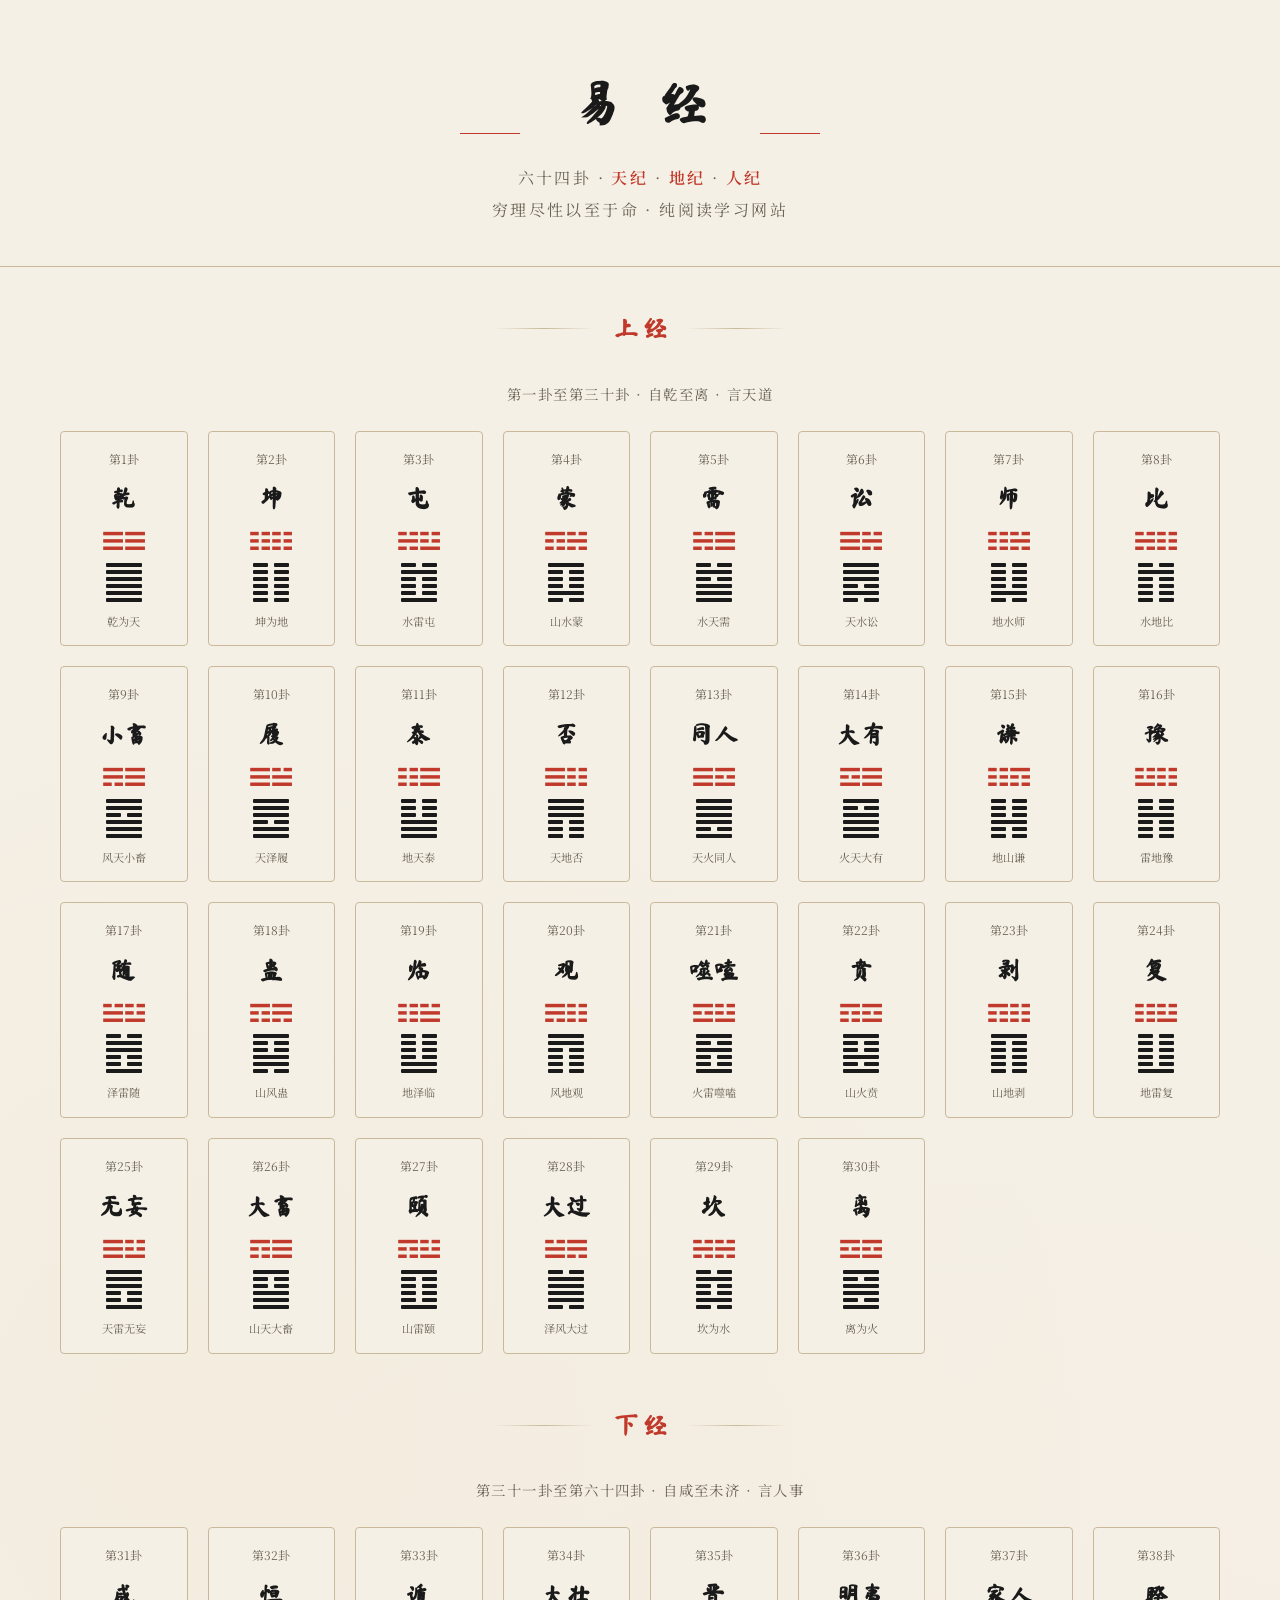
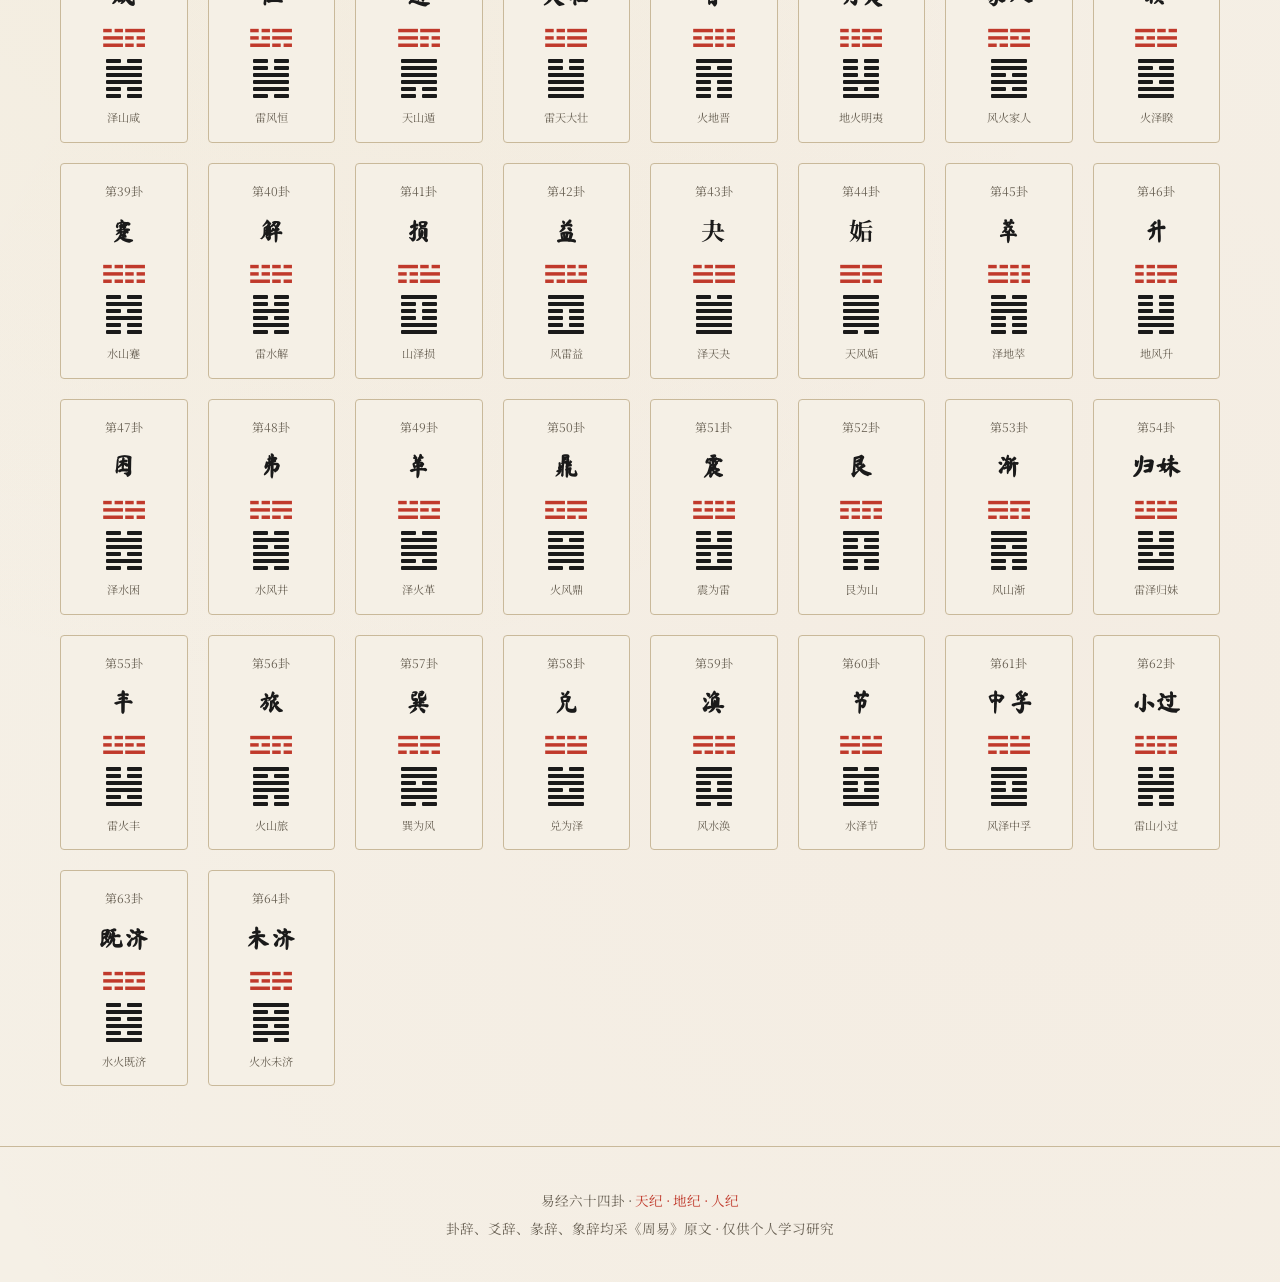
<file: index.html>
<!DOCTYPE html>
<html lang="zh-CN">
<head>
    <meta charset="UTF-8">
    <meta name="viewport" content="width=device-width, initial-scale=1.0">
    <title>易经 · 六十四卦 | 天纪 地纪 人纪</title>
    <meta name="description" content="易经六十四卦阅读网站，每卦含天纪（天道自然）、地纪（方位环境）、人纪（人事应用）三个板块，供个人学习研究之用。">
    <link rel="stylesheet" href="css/style.css">
</head>
<body>

    <!-- 顶部标题区 -->
    <header class="site-header">
        <div class="container">
            <h1 class="site-title">易 经</h1>
            <p class="site-subtitle">
                六十四卦 · <span class="cinnabar">天纪</span> · <span class="cinnabar">地纪</span> · <span class="cinnabar">人纪</span><br>
                穷理尽性以至于命 · 纯阅读学习网站
            </p>
        </div>
    </header>

    <main class="container">
        <!-- 上经 -->
        <section class="jing-section">
            <h2 class="jing-title"><span>上 经</span></h2>
            <p style="text-align:center; color:var(--color-text-muted); font-size:0.9rem; margin-bottom:24px; letter-spacing:0.1em;">
                第一卦至第三十卦 · 自乾至离 · 言天道
            </p>
            <div class="gua-grid" id="shang-jing-grid">
                <div class="loading">加载中</div>
            </div>
        </section>

        <!-- 下经 -->
        <section class="jing-section">
            <h2 class="jing-title"><span>下 经</span></h2>
            <p style="text-align:center; color:var(--color-text-muted); font-size:0.9rem; margin-bottom:24px; letter-spacing:0.1em;">
                第三十一卦至第六十四卦 · 自咸至未济 · 言人事
            </p>
            <div class="gua-grid" id="xia-jing-grid">
                <div class="loading">加载中</div>
            </div>
        </section>
    </main>

    <!-- 页脚 -->
    <footer class="site-footer">
        <div class="container">
            <p>易经六十四卦 · <span class="cinnabar">天纪 · 地纪 · 人纪</span></p>
            <p>卦辞、爻辞、彖辞、象辞均采《周易》原文 · 仅供个人学习研究</p>
        </div>
    </footer>

    <script src="data/gua64.js"></script>
    <script src="js/home.js"></script>
</body>
</html>
</file>
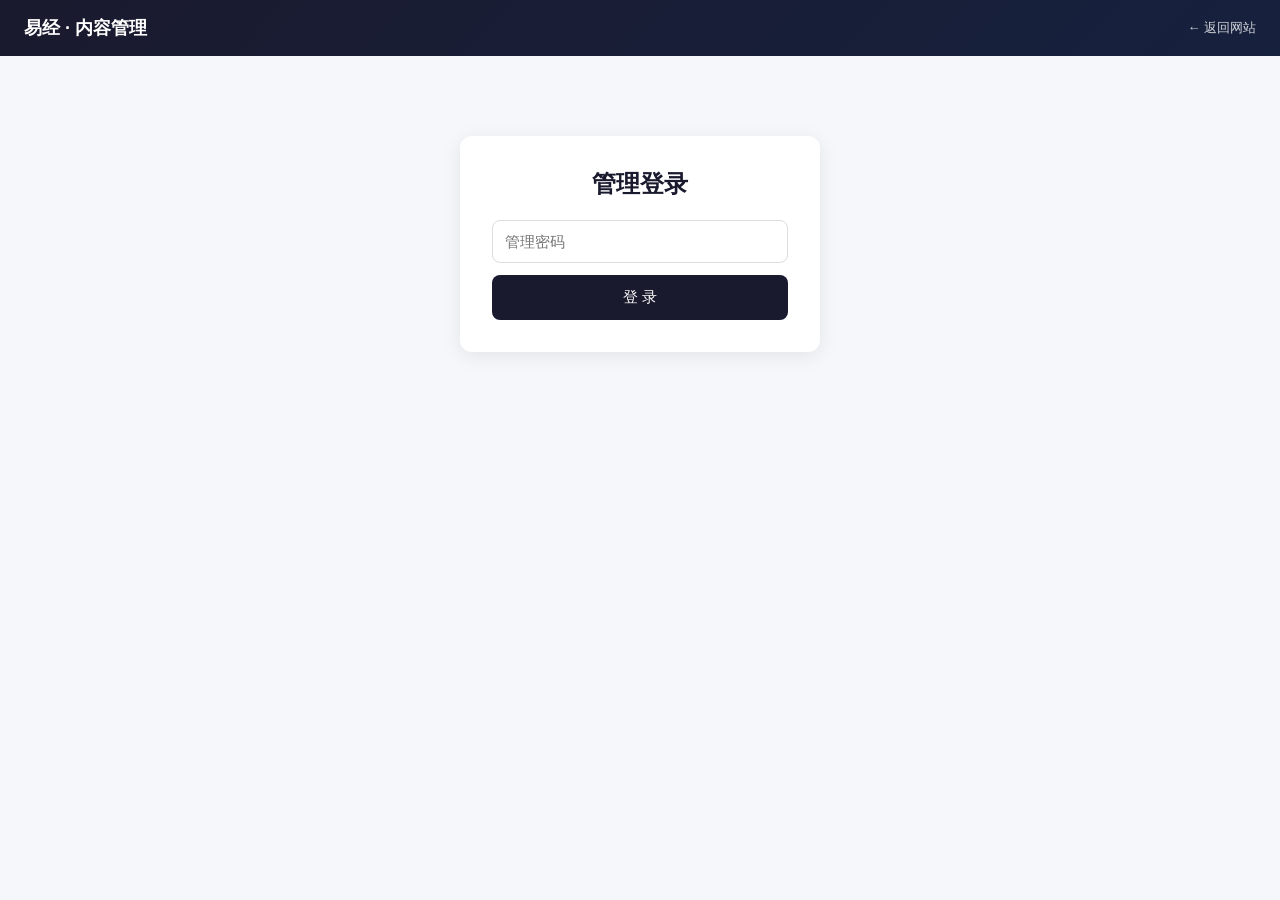
<file: admin.html>
<!DOCTYPE html>
<html lang="zh-CN">
<head>
<meta charset="UTF-8">
<meta name="viewport" content="width=device-width, initial-scale=1.0">
<title>易经管理 - 内容编辑</title>
<style>
*{margin:0;padding:0;box-sizing:border-box}
body{font-family:-apple-system,BlinkMacSystemFont,'Segoe UI','PingFang SC','Microsoft YaHei',sans-serif;background:#f5f7fa;color:#333}
.header{background:linear-gradient(135deg,#1a1a2e,#16213e);color:#fff;padding:16px 24px;display:flex;justify-content:space-between;align-items:center;position:sticky;top:0;z-index:100}
.header h1{font-size:18px}
.header a{color:#fff;text-decoration:none;font-size:13px;opacity:.8}
.container{max-width:1200px;margin:20px auto;padding:0 16px}
.login-box{max-width:360px;margin:80px auto;background:#fff;border-radius:12px;padding:32px;box-shadow:0 4px 20px rgba(0,0,0,.08)}
.login-box h2{text-align:center;margin-bottom:20px;color:#1a1a2e}
.login-box input{width:100%;padding:12px;border:1px solid #ddd;border-radius:8px;font-size:15px;margin-bottom:12px}
.login-box button{width:100%;padding:13px;background:#1a1a2e;color:#fff;border:none;border-radius:8px;font-size:15px;cursor:pointer}
.gua-list{display:grid;grid-template-columns:repeat(auto-fill,minmax(200px,1fr));gap:12px}
.gua-card{background:#fff;border-radius:10px;padding:16px;cursor:pointer;transition:all .2s;border:2px solid transparent}
.gua-card:hover{border-color:#667eea;box-shadow:0 4px 12px rgba(0,0,0,.08)}
.gua-card .num{font-size:12px;color:#999}
.gua-card .name{font-size:18px;font-weight:700;color:#1a1a2e;margin:4px 0}
.gua-card .symbol{font-size:24px;color:#c0392b}
.gua-card .fullName{font-size:13px;color:#666}
.edit-panel{background:#fff;border-radius:12px;padding:24px;margin-bottom:20px}
.edit-panel h2{margin-bottom:16px;color:#1a1a2e}
.field-group{margin-bottom:16px}
.field-group label{display:block;font-size:13px;color:#555;margin-bottom:4px;font-weight:600}
.field-group input,.field-group textarea,.field-group select{width:100%;padding:8px 12px;border:1px solid #ddd;border-radius:6px;font-size:14px}
.field-group textarea{min-height:100px;font-family:inherit;line-height:1.8}
.tab-bar{display:flex;gap:4px;margin-bottom:16px;border-bottom:2px solid #eee}
.tab-bar button{padding:10px 20px;border:none;background:none;cursor:pointer;font-size:14px;color:#888;border-bottom:2px solid transparent;margin-bottom:-2px}
.tab-bar button.active{color:#1a1a2e;border-bottom-color:#1a1a2e;font-weight:600}
.tab-content{display:none}
.tab-content.active{display:block}
.btn{padding:8px 16px;border:none;border-radius:6px;cursor:pointer;font-size:14px}
.btn-primary{background:#667eea;color:#fff}.btn-primary:hover{background:#5568d3}
.btn-danger{background:#e74c3c;color:#fff}.btn-danger:hover{background:#c0392b}
.btn-success{background:#27ae60;color:#fff}
.btn-outline{background:#fff;border:1px solid #ddd;color:#555}
.actions{display:flex;gap:8px;margin-top:20px}
.yao-editor{border:1px solid #eee;border-radius:8px;padding:12px;margin-bottom:8px}
.yao-editor .yao-row{display:flex;gap:8px;align-items:center}
.yao-editor input{flex:1}
.toast{position:fixed;top:20px;left:50%;transform:translateX(-50%);background:#27ae60;color:#fff;padding:12px 24px;border-radius:8px;z-index:1000;display:none}
</style>
</head>
<body>
<div class="header">
<h1>易经 · 内容管理</h1>
<a href="/">← 返回网站</a>
</div>
<div class="container" id="app">
<div class="login-box">
<h2>管理登录</h2>
<input type="password" id="pwd" placeholder="管理密码" onkeydown="if(event.key==='Enter')doLogin()">
<button onclick="doLogin()">登 录</button>
</div>
</div>
<div class="toast" id="toast"></div>
<script>
var API='https://yi-jing-api.meishuda.workers.dev';
var token='';
var allGua=[];
var currentGua=null;
var currentTab='tianJi';

function showToast(msg){var t=document.getElementById('toast');t.textContent=msg;t.style.display='block';setTimeout(function(){t.style.display='none'},2000)}

async function doLogin(){
var pwd=document.getElementById('pwd').value;
var res=await fetch(API+'/api/admin/login',{method:'POST',headers:{'Content-Type':'application/json'},body:JSON.stringify({password:pwd})});
var d=await res.json();
if(d.success){token=d.token;localStorage.setItem('yj_token',token);loadList()}
else showToast('密码错误');
}

function authHeaders(){return {'Content-Type':'application/json','Authorization':'Bearer '+token}}

async function loadList(){
var res=await fetch(API+'/api/gua64');
var d=await res.json();
allGua=d.data||[];
renderList();
}

function renderList(){
var app=document.getElementById('app');
var html='<div style="margin-bottom:16px"><button class="btn btn-primary" onclick="showAddGua()">+ 新增卦</button></div>';
html+='<div class="gua-list">';
allGua.forEach(function(g){
html+='<div class="gua-card" onclick="editGua('+g.id+')">';
html+='<div class="num">第'+g.id+'卦</div>';
html+='<div class="name">'+(g.name||'')+'</div>';
html+='<div class="symbol">'+(g.symbol||'')+'</div>';
html+='<div class="fullName">'+(g.fullName||'')+'</div>';
html+='</div>';
});
html+='</div>';
app.innerHTML=html;
}

async function editGua(id){
var res=await fetch(API+'/api/gua/'+id);
var d=await res.json();
currentGua=d.gua;
currentTab='tianJi';
renderEdit();
}

function renderEdit(){
var g=currentGua;
var app=document.getElementById('app');
var html='<div class="edit-panel">';
html+='<h2>编辑：第'+g.id+'卦 · '+(g.fullName||'')+'</h2>';
html+='<div style="display:grid;grid-template-columns:1fr 1fr 1fr;gap:12px;margin-bottom:16px">';
html+='<div class="field-group"><label>卦名</label><input id="f_name" value="'+esc(g.name||'')+'"></div>';
html+='<div class="field-group"><label>全称</label><input id="f_fullName" value="'+esc(g.fullName||'')+'"></div>';
html+='<div class="field-group"><label>卦象符号</label><input id="f_symbol" value="'+esc(g.symbol||'')+'"></div>';
html+='<div class="field-group"><label>上卦</label><input id="f_upperGua" value="'+esc(g.upperGua||'')+'"></div>';
html+='<div class="field-group"><label>下卦</label><input id="f_lowerGua" value="'+esc(g.lowerGua||'')+'"></div>';
html+='<div class="field-group"><label>爻线（逗号分隔）</label><input id="f_yaoLines" value="'+(g.yaoLines||[]).join(',')+'"></div>';
html+='</div>';

html+='<div class="tab-bar">';
html+='<button class="'+(currentTab==='tianJi'?'active':'')+'" onclick="switchTab(\'tianJi\')">天纪</button>';
html+='<button class="'+(currentTab==='diJi'?'active':'')+'" onclick="switchTab(\'diJi\')">地纪</button>';
html+='<button class="'+(currentTab==='renJi'?'active':'')+'" onclick="switchTab(\'renJi\')">人纪</button>';
html+='</div>';

// 天纪
html+='<div class="tab-content '+(currentTab==='tianJi'?'active':'')+'" id="tab_tianJi">';
var t=g.tianJi||{};
html+='<div class="field-group"><label>自然取象</label><input id="t_nature" value="'+esc(t.nature||'')+'"></div>';
html+='<div class="field-group"><label>卦德</label><input id="t_virtue" value="'+esc(t.virtue||'')+'"></div>';
html+='<div class="field-group"><label>象辞</label><textarea id="t_xiangCi">'+esc(t.xiangCi||'')+'</textarea></div>';
html+='<div class="field-group"><label>天时</label><input id="t_season" value="'+esc(t.season||'')+'"></div>';
html+='<div class="field-group"><label>五行属性</label><input id="t_wuXing" value="'+esc(t.wuXing||'')+'"></div>';
html+='<div class="field-group"><label>天文对应</label><input id="t_astro" value="'+esc(t.astro||'')+'"></div>';
html+='</div>';

// 地纪
html+='<div class="tab-content '+(currentTab==='diJi'?'active':'')+'" id="tab_diJi">';
var d=g.diJi||{};
html+='<div style="display:grid;grid-template-columns:1fr 1fr;gap:12px">';
html+='<div class="field-group"><label>先天方位</label><input id="d_xianTian" value="'+esc((d.direction||{}).xianTian||'')+'"></div>';
html+='<div class="field-group"><label>后天方位</label><input id="d_houTian" value="'+esc((d.direction||{}).houTian||'')+'"></div>';
html+='<div class="field-group"><label>先天河洛数</label><input id="d_hlXianTian" value="'+esc((d.heLuoNumber||{}).xianTian||'')+'"></div>';
html+='<div class="field-group"><label>后天河洛数</label><input id="d_hlHouTian" value="'+esc((d.heLuoNumber||{}).houTian||'')+'"></div>';
html+='</div>';
html+='<div class="field-group"><label>地理取象</label><input id="d_geography" value="'+esc(d.geography||'')+'"></div>';
html+='<div class="field-group"><label>纳甲</label><input id="d_naJia" value="'+esc(d.naJia||'')+'"></div>';
html+='<div class="field-group"><label>地域对应</label><input id="d_region" value="'+esc(d.region||'')+'"></div>';
html+='<div class="field-group"><label>风水启示</label><textarea id="d_fengShui">'+esc(d.fengShui||'')+'</textarea></div>';
html+='<div class="field-group"><label>倪海厦·地脉道</label><textarea id="d_niHaiSha" style="min-height:200px">'+esc(d.niHaiSha||'')+'</textarea></div>';
html+='</div>';

// 人纪
html+='<div class="tab-content '+(currentTab==='renJi'?'active':'')+'" id="tab_renJi">';
var r=g.renJi||{};
html+='<div class="field-group"><label>卦辞</label><textarea id="r_guaCi">'+esc(r.guaCi||'')+'</textarea></div>';
html+='<div class="field-group"><label>彖辞</label><textarea id="r_tuanCi">'+esc(r.tuanCi||'')+'</textarea></div>';
html+='<div class="field-group"><label>人事启示</label><input id="r_affairs" value="'+esc(r.affairs||'')+'"></div>';
html+='<div class="field-group"><label>事业</label><input id="r_career" value="'+esc(r.career||'')+'"></div>';
html+='<div class="field-group"><label>婚姻</label><input id="r_marriage" value="'+esc(r.marriage||'')+'"></div>';
html+='<div class="field-group"><label>健康</label><input id="r_health" value="'+esc(r.health||'')+'"></div>';
html+='<div class="field-group"><label>修身</label><input id="r_cultivation" value="'+esc(r.cultivation||'')+'"></div>';
html+='<div class="field-group"><label>倪海厦·人间道</label><textarea id="r_niHaiSha" style="min-height:200px">'+esc(r.niHaiSha||'')+'</textarea></div>';
html+='<div class="field-group"><label>爻辞（每行格式：爻名|原文|解读）</label><textarea id="r_yaoCi" style="min-height:150px">'+(r.yaoCi||[]).map(function(y){return y.yao+'|'+y.text+'|'+(y.interpret||'')}).join('\\n')+'</textarea></div>';
html+='</div>';

html+='<div class="actions">';
html+='<button class="btn btn-primary" onclick="saveGua()">保存</button>';
html+='<button class="btn btn-outline" onclick="loadList()">返回列表</button>';
if(g.id>64) html+='<button class="btn btn-danger" onclick="deleteGua('+g.id+')">删除此卦</button>';
html+='</div>';
html+='</div>';
app.innerHTML=html;
window.scrollTo(0,0);
}

function switchTab(tab){currentTab=tab;document.querySelectorAll('.tab-content').forEach(function(el){el.classList.remove('active')});document.getElementById('tab_'+tab).classList.add('active');document.querySelectorAll('.tab-bar button').forEach(function(b){b.classList.remove('active')});event.target.classList.add('active')}

function esc(s){if(!s)return '';return String(s).replace(/&/g,'&amp;').replace(/</g,'&lt;').replace(/>/g,'&gt;').replace(/"/g,'&quot;')}

async function saveGua(){
var g=currentGua;
g.name=document.getElementById('f_name').value;
g.fullName=document.getElementById('f_fullName').value;
g.symbol=document.getElementById('f_symbol').value;
g.upperGua=document.getElementById('f_upperGua').value;
g.lowerGua=document.getElementById('f_lowerGua').value;
g.yaoLines=document.getElementById('f_yaoLines').value.split(',').map(function(s){return s.trim()});
g.tianJi={nature:val('t_nature'),virtue:val('t_virtue'),xiangCi:val('t_xiangCi'),season:val('t_season'),wuXing:val('t_wuXing'),astro:val('t_astro')};
g.diJi={direction:{xianTian:val('d_xianTian'),houTian:val('d_houTian')},geography:val('d_geography'),heLuoNumber:{xianTian:val('d_hlXianTian'),houTian:val('d_hlHouTian')},naJia:val('d_naJia'),region:val('d_region'),fengShui:val('d_fengShui'),niHaiSha:val('d_niHaiSha')};
var yaoCiText=val('r_yaoCi');
var yaoCi=[];
yaoCiText.split('\\n').forEach(function(line){var parts=line.split('|');if(parts.length>=2){yaoCi.push({yao:parts[0].trim(),text:parts[1].trim(),interpret:(parts[2]||'').trim()})}});
g.renJi={guaCi:val('r_guaCi'),tuanCi:val('r_tuanCi'),affairs:val('r_affairs'),career:val('r_career'),marriage:val('r_marriage'),health:val('r_health'),cultivation:val('r_cultivation'),niHaiSha:val('r_niHaiSha'),yaoCi:yaoCi};
var res=await fetch(API+'/api/admin/gua/'+g.id,{method:'PUT',headers:authHeaders(),body:JSON.stringify(g)});
var d=await res.json();
if(d.success)showToast('保存成功');
else showToast(d.error||'保存失败');
}

function val(id){var el=document.getElementById(id);return el?el.value:''}

async function deleteGua(id){
if(!confirm('确定删除此卦？'))return;
var res=await fetch(API+'/api/admin/gua/'+id,{method:'DELETE',headers:authHeaders()});
if(res.ok){showToast('已删除');loadList()}
}

function showAddGua(){
currentGua={id:0,name:'',fullName:'',upperGua:'',lowerGua:'',symbol:'',yaoLines:['阳','阳','阳','阳','阳','阳'],tianJi:{},diJi:{direction:{},heLuoNumber:{}},renJi:{yaoCi:[]}};
currentTab='tianJi';
var app=document.getElementById('app');
var html='<div class="edit-panel"><h2>新增卦</h2><p style="color:#999;margin-bottom:16px">填写信息后点保存，将自动分配ID</p>';
html+='<div style="display:grid;grid-template-columns:1fr 1fr;gap:12px">';
html+='<div class="field-group"><label>卦名</label><input id="f_name" value=""></div>';
html+='<div class="field-group"><label>全称</label><input id="f_fullName" value=""></div>';
html+='<div class="field-group"><label>卦象符号</label><input id="f_symbol" value=""></div>';
html+='<div class="field-group"><label>爻线（逗号分隔）</label><input id="f_yaoLines" value="阳,阳,阳,阳,阳,阳"></div>';
html+='</div>';
html+='<div class="field-group"><label>天纪-象辞</label><textarea id="t_xiangCi"></textarea></div>';
html+='<div class="field-group"><label>地纪-倪海厦地脉道</label><textarea id="d_niHaiSha" style="min-height:150px"></textarea></div>';
html+='<div class="field-group"><label>人纪-倪海厦人间道</label><textarea id="r_niHaiSha" style="min-height:150px"></textarea></div>';
html+='<div class="actions"><button class="btn btn-primary" onclick="saveNewGua()">保存</button><button class="btn btn-outline" onclick="loadList()">取消</button></div>';
html+='</div>';
app.innerHTML=html;
}

async function saveNewGua(){
var g={name:val('f_name'),fullName:val('f_fullName'),symbol:val('f_symbol'),yaoLines:val('f_yaoLines').split(',').map(function(s){return s.trim()}),upperGua:'',lowerGua:'',tianJi:{nature:'',virtue:'',xiangCi:val('t_xiangCi'),season:'',wuXing:'',astro:''},diJi:{direction:{xianTian:'',houTian:''},geography:'',heLuoNumber:{xianTian:'',houTian:''},naJia:'',region:'',fengShui:'',niHaiSha:val('d_niHaiSha')},renJi:{guaCi:'',tuanCi:'',affairs:'',career:'',marriage:'',health:'',cultivation:'',niHaiSha:val('r_niHaiSha'),yaoCi:[]}};
var res=await fetch(API+'/api/admin/gua',{method:'POST',headers:authHeaders(),body:JSON.stringify(g)});
var d=await res.json();
if(d.success){showToast('新增成功');loadList()}
else showToast(d.error||'新增失败');
}

// 自动登录
token=localStorage.getItem('yj_token');
if(token){loadList()}
</script>
</body>
</html>
</file>
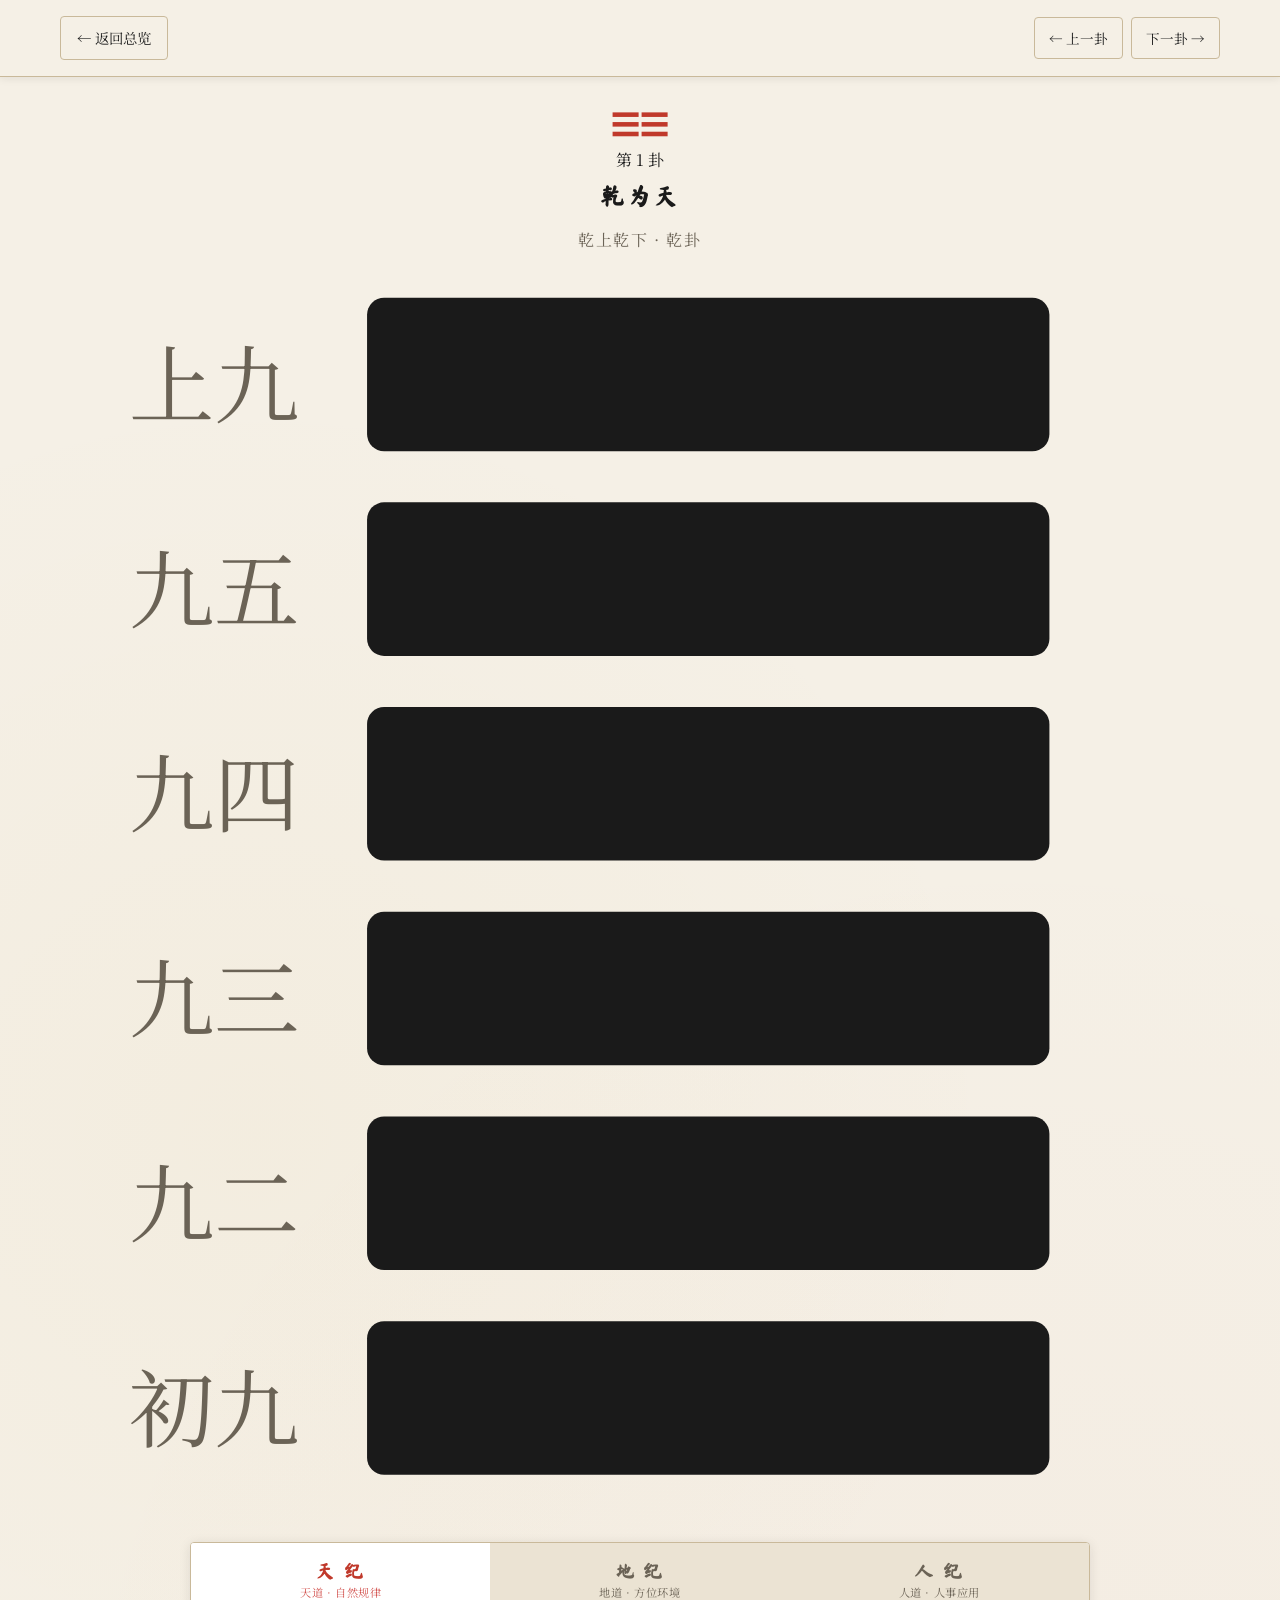
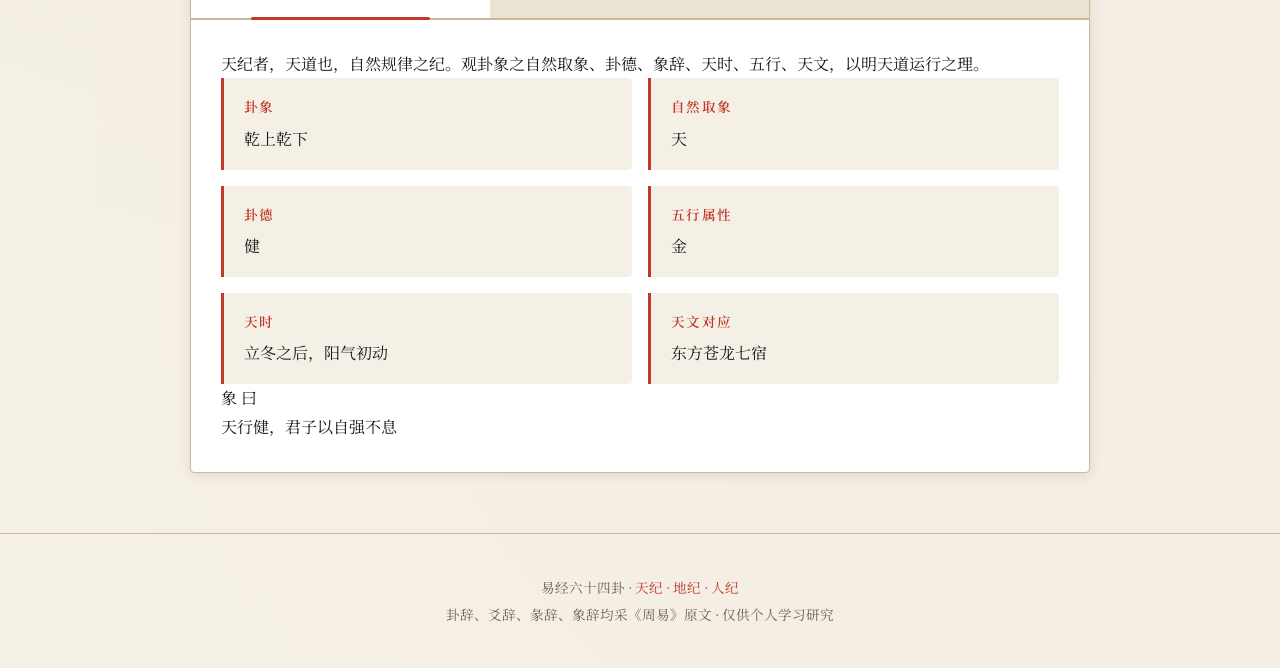
<file: gua.html>
<!DOCTYPE html>
<html lang="zh-CN">
<head>
    <meta charset="UTF-8">
    <meta name="viewport" content="width=device-width, initial-scale=1.0">
    <title>卦详情 · 易经六十四卦</title>
    <meta name="description" content="易经六十四卦详情页，含天纪、地纪、人纪三个板块。">
    <link rel="stylesheet" href="css/style.css">
</head>
<body>

    <!-- 返回栏 -->
    <header class="detail-header">
        <div class="container">
            <a href="index.html" class="back-btn">← 返回总览</a>
            <div class="nav-arrows">
                <a href="#" class="nav-arrow" id="prev-gua">← 上一卦</a>
                <a href="#" class="nav-arrow" id="next-gua">下一卦 →</a>
            </div>
        </div>
    </header>

    <!-- 卦头信息 -->
    <section class="gua-header" id="gua-header">
        <div class="loading">加载中</div>
    </section>

    <!-- Tab 切换区 -->
    <main class="container">
        <div class="tab-container">
            <!-- Tab 导航 -->
            <div class="tab-nav">
                <button class="tab-btn active" data-tab="tianji">
                    天 纪
                    <span class="tab-subtitle">天道 · 自然规律</span>
                </button>
                <button class="tab-btn" data-tab="diji">
                    地 纪
                    <span class="tab-subtitle">地道 · 方位环境</span>
                </button>
                <button class="tab-btn" data-tab="renji">
                    人 纪
                    <span class="tab-subtitle">人道 · 人事应用</span>
                </button>
            </div>

            <!-- 天纪内容 -->
            <div class="tab-content active" id="tab-tianji">
                <div class="loading">加载中</div>
            </div>

            <!-- 地纪内容 -->
            <div class="tab-content" id="tab-diji">
                <div class="loading">加载中</div>
            </div>

            <!-- 人纪内容 -->
            <div class="tab-content" id="tab-renji">
                <div class="loading">加载中</div>
            </div>
        </div>
    </main>

    <!-- 页脚 -->
    <footer class="site-footer">
        <div class="container">
            <p>易经六十四卦 · <span class="cinnabar">天纪 · 地纪 · 人纪</span></p>
            <p>卦辞、爻辞、彖辞、象辞均采《周易》原文 · 仅供个人学习研究</p>
        </div>
    </footer>

    <script src="data/gua64.js"></script>
    <script src="js/detail.js"></script>
</body>
</html>
</file>
<file: css/style.css>
/* ============================================================
   易经网站样式 - 古典书卷风格
   配色：墨色为主，米白底，朱砂红点缀
   字体：思源宋体 / 楷体
   ============================================================ */

/* ---------- 字体导入 ---------- */
@import url('https://fonts.googleapis.com/css2?family=Noto+Serif+SC:wght@400;500;600;700;900&family=Ma+Shan+Zheng&display=swap');

/* ---------- CSS 变量 ---------- */
:root {
    --color-ink: #1a1a1a;          /* 墨色 */
    --color-ink-light: #3d3d3d;    /* 浅墨 */
    --color-paper: #f5f0e6;        /* 米白底 */
    --color-paper-dark: #ebe3d3;   /* 深米白 */
    --color-cinnabar: #c0392b;     /* 朱砂红 */
    --color-cinnabar-light: #d35450;
    --color-gold: #b8860b;         /* 古金色 */
    --color-jade: #5a7d6e;         /* 玉色 */
    --color-border: #c9b99a;       /* 边框色 */
    --color-text-muted: #6b6356;   /* 次要文字 */
    
    --font-serif: 'Noto Serif SC', 'Songti SC', 'SimSun', '宋体', serif;
    --font-kai: 'KaiTi', '楷体', 'STKaiti', serif;
    --font-title: 'Ma Shan Zheng', 'Noto Serif SC', serif;
    
    --shadow-soft: 0 2px 8px rgba(26, 26, 26, 0.08);
    --shadow-card: 0 2px 12px rgba(26, 26, 26, 0.1);
    --shadow-hover: 0 4px 20px rgba(192, 57, 43, 0.15);
    
    --radius: 4px;
    --transition: all 0.25s ease;
}

/* ---------- 全局重置 ---------- */
* {
    margin: 0;
    padding: 0;
    box-sizing: border-box;
}

html {
    font-size: 16px;
    scroll-behavior: smooth;
}

body {
    font-family: var(--font-serif);
    background-color: var(--color-paper);
    color: var(--color-ink);
    line-height: 1.8;
    min-height: 100vh;
    /* 米白纸张纹理 */
    background-image: 
        radial-gradient(circle at 20% 50%, rgba(184, 134, 11, 0.03) 0%, transparent 50%),
        radial-gradient(circle at 80% 80%, rgba(192, 57, 43, 0.02) 0%, transparent 50%);
}

/* ---------- 通用容器 ---------- */
.container {
    max-width: 1200px;
    margin: 0 auto;
    padding: 0 20px;
}

/* ============================================================
   首页样式
   ============================================================ */

/* ---------- 顶部标题区 ---------- */
.site-header {
    text-align: center;
    padding: 60px 20px 40px;
    border-bottom: 1px solid var(--color-border);
    margin-bottom: 40px;
    position: relative;
}

.site-header::before,
.site-header::after {
    content: '';
    position: absolute;
    top: 50%;
    width: 60px;
    height: 1px;
    background: var(--color-cinnabar);
}

.site-header::before { left: calc(50% - 180px); }
.site-header::after { right: calc(50% - 180px); }

.site-title {
    font-family: var(--font-title);
    font-size: 3rem;
    font-weight: 900;
    color: var(--color-ink);
    letter-spacing: 0.3em;
    margin-bottom: 16px;
    text-indent: 0.3em;
}

.site-subtitle {
    font-size: 1rem;
    color: var(--color-text-muted);
    letter-spacing: 0.15em;
    line-height: 2;
    max-width: 600px;
    margin: 0 auto;
}

.site-subtitle .cinnabar {
    color: var(--color-cinnabar);
    font-weight: 600;
}

/* ---------- 经文分组标题 ---------- */
.jing-section {
    margin-bottom: 50px;
}

.jing-title {
    font-family: var(--font-title);
    font-size: 1.5rem;
    color: var(--color-ink);
    text-align: center;
    margin-bottom: 30px;
    position: relative;
    display: flex;
    align-items: center;
    justify-content: center;
    gap: 20px;
}

.jing-title::before,
.jing-title::after {
    content: '';
    flex: 1;
    max-width: 100px;
    height: 1px;
    background: linear-gradient(to right, transparent, var(--color-border), transparent);
}

.jing-title span {
    color: var(--color-cinnabar);
    font-weight: 600;
    white-space: nowrap;
}

/* ---------- 64卦网格 ---------- */
.gua-grid {
    display: grid;
    grid-template-columns: repeat(4, 1fr);
    gap: 16px;
    margin-bottom: 40px;
}

@media (min-width: 768px) {
    .gua-grid {
        grid-template-columns: repeat(6, 1fr);
        gap: 18px;
    }
}

@media (min-width: 1024px) {
    .gua-grid {
        grid-template-columns: repeat(8, 1fr);
        gap: 20px;
    }
}

/* ---------- 卦卡片 ---------- */
.gua-card {
    background: var(--color-paper);
    border: 1px solid var(--color-border);
    border-radius: var(--radius);
    padding: 16px 10px;
    text-align: center;
    cursor: pointer;
    transition: var(--transition);
    text-decoration: none;
    color: var(--color-ink);
    display: flex;
    flex-direction: column;
    align-items: center;
    gap: 8px;
    position: relative;
    overflow: hidden;
}

.gua-card::before {
    content: '';
    position: absolute;
    top: 0;
    left: 0;
    right: 0;
    height: 3px;
    background: var(--color-cinnabar);
    transform: scaleX(0);
    transition: var(--transition);
}

.gua-card:hover {
    transform: translateY(-3px);
    box-shadow: var(--shadow-hover);
    border-color: var(--color-cinnabar);
    background: #fff;
}

.gua-card:hover::before {
    transform: scaleX(1);
}

.gua-card .gua-num {
    font-size: 0.75rem;
    color: var(--color-text-muted);
    font-family: var(--font-serif);
}

.gua-card .gua-name {
    font-size: 1.5rem;
    font-weight: 700;
    color: var(--color-ink);
    font-family: var(--font-title);
    letter-spacing: 0.05em;
}

.gua-card .gua-symbol {
    font-size: 1.4rem;
    color: var(--color-cinnabar);
    line-height: 1;
}

.gua-card .gua-fullname {
    font-size: 0.7rem;
    color: var(--color-text-muted);
    line-height: 1.4;
}

/* 卡片中的小卦画 */
.gua-card .mini-yao {
    display: flex;
    flex-direction: column-reverse;
    gap: 3px;
    margin: 4px 0;
}

.gua-card .mini-yao .yao-line {
    width: 36px;
    height: 4px;
    background: var(--color-ink);
    border-radius: 1px;
}

.gua-card .mini-yao .yao-line.yin {
    background: transparent;
    position: relative;
}

.gua-card .mini-yao .yao-line.yin::before,
.gua-card .mini-yao .yao-line.yin::after {
    content: '';
    position: absolute;
    top: 0;
    width: 15px;
    height: 4px;
    background: var(--color-ink);
    border-radius: 1px;
}

.gua-card .mini-yao .yao-line.yin::before { left: 0; }
.gua-card .mini-yao .yao-line.yin::after { right: 0; }

/* ---------- 页脚 ---------- */
.site-footer {
    text-align: center;
    padding: 40px 20px;
    border-top: 1px solid var(--color-border);
    margin-top: 60px;
    color: var(--color-text-muted);
    font-size: 0.85rem;
    line-height: 2;
}

.site-footer .cinnabar {
    color: var(--color-cinnabar);
}

/* ============================================================
   详情页样式
   ============================================================ */

/* ---------- 返回栏 ---------- */
.detail-header {
    background: var(--color-paper);
    border-bottom: 1px solid var(--color-border);
    padding: 16px 0;
    position: sticky;
    top: 0;
    z-index: 100;
    box-shadow: var(--shadow-soft);
}

.detail-header .container {
    display: flex;
    align-items: center;
    gap: 20px;
}

.back-btn {
    display: inline-flex;
    align-items: center;
    gap: 6px;
    padding: 8px 16px;
    background: transparent;
    border: 1px solid var(--color-border);
    border-radius: var(--radius);
    color: var(--color-ink);
    text-decoration: none;
    font-size: 0.9rem;
    transition: var(--transition);
    font-family: var(--font-serif);
    cursor: pointer;
}

.back-btn:hover {
    background: var(--color-cinnabar);
    color: #fff;
    border-color: var(--color-cinnabar);
}

.nav-arrows {
    margin-left: auto;
    display: flex;
    gap: 8px;
}

.nav-arrow {
    padding: 8px 14px;
    background: transparent;
    border: 1px solid var(--color-border);
    border-radius: var(--radius);
    color: var(--color-ink);
    text-decoration: none;
    font-size: 0.85rem;
    transition: var(--transition);
}

.nav-arrow:hover {
    background: var(--color-paper-dark);
    border-color: var(--color-cinnabar);
}

.nav-arrow.disabled {
    opacity: 0.4;
    pointer-events: none;
}

/* ---------- 卦头信息区 ---------- */
.gua-header {
    text-align: center;
    padding: 24px 16px 16px;
}

.gua-header .gua-id {
    font-size: 0.9rem;
    color: var(--color-text-muted);
    margin-bottom: 12px;
    letter-spacing: 0.1em;
}

.gua-header .gua-id .cinnabar {
    color: var(--color-cinnabar);
    font-weight: 600;
}

.gua-header .gua-fullname-large {
    font-family: var(--font-title);
    font-size: 1.5rem;
    font-weight: 700;
    color: var(--color-ink);
    margin-bottom: 8px;
    letter-spacing: 0.1em;
}

.gua-header .gua-symbol-large {
    font-size: 1.8rem;
    color: var(--color-cinnabar);
    margin: 8px 0;
    line-height: 1;
}

.gua-header .gua-composition {
    font-size: 1rem;
    color: var(--color-text-muted);
    letter-spacing: 0.1em;
}

.gua-header .gua-composition .sep {
    color: var(--color-cinnabar);
    margin: 0 8px;
}

/* ---------- 大卦画 SVG ---------- */
.gua-hexagram {
    display: flex;
    justify-content: center;
    margin: 12px auto;
    padding: 8px;
}

.gua-hexagram svg {
    display: block;
    width: 140px;
    height: auto;
}

/* ---------- Tab 切换 ---------- */
.tab-container {
    max-width: 900px;
    margin: 0 auto 40px;
    background: #fff;
    border: 1px solid var(--color-border);
    border-radius: var(--radius);
    overflow: hidden;
    box-shadow: var(--shadow-card);
}

.tab-nav {
    display: flex;
    border-bottom: 2px solid var(--color-border);
    background: var(--color-paper-dark);
}

.tab-btn {
    flex: 1;
    padding: 18px 12px;
    background: transparent;
    border: none;
    font-family: var(--font-title);
    font-size: 1.2rem;
    font-weight: 600;
    color: var(--color-text-muted);
    cursor: pointer;
    transition: var(--transition);
    position: relative;
    letter-spacing: 0.15em;
}

.tab-btn:hover {
    color: var(--color-ink);
    background: rgba(255, 255, 255, 0.5);
}

.tab-btn.active {
    color: var(--color-cinnabar);
    background: #fff;
}

.tab-btn.active::after {
    content: '';
    position: absolute;
    bottom: -2px;
    left: 20%;
    right: 20%;
    height: 3px;
    background: var(--color-cinnabar);
    border-radius: 2px;
}

.tab-btn .tab-subtitle {
    display: block;
    font-size: 0.7rem;
    font-weight: 400;
    color: var(--color-text-muted);
    margin-top: 4px;
    letter-spacing: 0.05em;
    font-family: var(--font-serif);
}

.tab-btn.active .tab-subtitle {
    color: var(--color-cinnabar-light);
}

/* ---------- Tab 内容区 ---------- */
.tab-content {
    padding: 30px;
    display: none;
    animation: fadeIn 0.3s ease;
}

.tab-content.active {
    display: block;
}

@keyframes fadeIn {
    from { opacity: 0; transform: translateY(8px); }
    to { opacity: 1; transform: translateY(0); }
}

/* ---------- 内容字段卡片 ---------- */
.field-grid {
    display: grid;
    grid-template-columns: 1fr;
    gap: 16px;
}

@media (min-width: 768px) {
    .field-grid {
        grid-template-columns: 1fr 1fr;
    }
}

.field-item {
    padding: 16px 20px;
    background: var(--color-paper);
    border-left: 3px solid var(--color-cinnabar);
    border-radius: 0 var(--radius) var(--radius) 0;
}

.field-item.full-width {
    grid-column: 1 / -1;
}

.field-label {
    font-size: 0.85rem;
    color: var(--color-cinnabar);
    font-weight: 600;
    margin-bottom: 6px;
    letter-spacing: 0.1em;
}

.field-value {
    font-size: 1rem;
    color: var(--color-ink);
    line-height: 1.8;
}

.field-value.original-text {
    font-family: var(--font-kai);
    font-size: 1.1rem;
    color: var(--color-ink-light);
    line-height: 2;
}

/* ---------- 爻辞列表 ---------- */
.yao-list {
    display: flex;
    flex-direction: column;
    gap: 12px;
}

.yao-item {
    padding: 16px 20px;
    background: var(--color-paper);
    border-radius: var(--radius);
    border-left: 3px solid var(--color-border);
    transition: var(--transition);
}

.yao-item:hover {
    border-left-color: var(--color-cinnabar);
    background: #fff;
}

.yao-item .yao-header {
    display: flex;
    align-items: center;
    gap: 12px;
    margin-bottom: 8px;
}

.yao-item .yao-name {
    font-family: var(--font-title);
    font-size: 1.1rem;
    font-weight: 600;
    color: var(--color-cinnabar);
    min-width: 50px;
}

.yao-item .yao-text {
    font-family: var(--font-kai);
    font-size: 1.05rem;
    color: var(--color-ink);
    line-height: 1.6;
}

.yao-item .yao-interpret {
    font-size: 0.9rem;
    color: var(--color-text-muted);
    line-height: 1.8;
    margin-top: 6px;
    padding-left: 62px;
}

/* ---------- 原文区块 ---------- */
.original-section {
    margin-bottom: 24px;
    padding: 20px;
    background: var(--color-paper);
    border-radius: var(--radius);
    border: 1px solid var(--color-border);
}

.original-section .section-label {
    font-size: 0.85rem;
    color: var(--color-cinnabar);
    font-weight: 600;
    margin-bottom: 10px;
    letter-spacing: 0.1em;
}

.original-section .section-text {
    font-family: var(--font-kai);
    font-size: 1.1rem;
    color: var(--color-ink);
    line-height: 2;
    text-indent: 2em;
}

/* ---------- 人事应用网格 ---------- */
.renshi-grid {
    display: grid;
    grid-template-columns: 1fr;
    gap: 14px;
    margin-top: 20px;
}

@media (min-width: 600px) {
    .renshi-grid {
        grid-template-columns: 1fr 1fr;
    }
}

.renshi-item {
    padding: 14px 18px;
    background: var(--color-paper);
    border-radius: var(--radius);
    border-top: 2px solid var(--color-jade);
}

.renshi-item .renshi-label {
    font-size: 0.8rem;
    color: var(--color-jade);
    font-weight: 600;
    margin-bottom: 4px;
}

.renshi-item .renshi-value {
    font-size: 0.95rem;
    color: var(--color-ink);
    line-height: 1.7;
}

/* ---------- 方位信息 ---------- */
.direction-box {
    display: flex;
    gap: 20px;
    margin-bottom: 8px;
}

.direction-item {
    flex: 1;
    text-align: center;
    padding: 12px;
    background: var(--color-paper);
    border-radius: var(--radius);
}

.direction-item .dir-label {
    font-size: 0.8rem;
    color: var(--color-text-muted);
    margin-bottom: 4px;
}

.direction-item .dir-value {
    font-size: 1.2rem;
    font-weight: 600;
    color: var(--color-cinnabar);
    font-family: var(--font-title);
}

/* ---------- 响应式调整 ---------- */
@media (max-width: 600px) {
    .site-title {
        font-size: 2.2rem;
    }
    
    .gua-header .gua-fullname-large {
        font-size: 1.8rem;
    }
    
    .gua-header .gua-symbol-large {
        font-size: 2.2rem;
    }
    
    .tab-btn {
        font-size: 1rem;
        padding: 14px 8px;
    }
    
    .tab-btn .tab-subtitle {
        font-size: 0.65rem;
    }
    
    .tab-content {
        padding: 20px 16px;
    }
    
    .field-grid {
        gap: 12px;
    }
    
    .detail-header .container {
        gap: 10px;
    }
    
    .back-btn {
        padding: 6px 12px;
        font-size: 0.85rem;
    }
    
    .nav-arrow {
        padding: 6px 10px;
        font-size: 0.8rem;
    }
}

/* ---------- 加载状态 ---------- */
.loading {
    text-align: center;
    padding: 60px 20px;
    color: var(--color-text-muted);
    font-size: 1.1rem;
}

.loading::after {
    content: '...';
    animation: dots 1.5s infinite;
}

@keyframes dots {
    0%, 20% { content: '.  '; }
    40% { content: '.. '; }
    60%, 100% { content: '...'; }
}

/* ---------- 错误状态 ---------- */
.error-msg {
    text-align: center;
    padding: 60px 20px;
    color: var(--color-cinnabar);
    font-size: 1.1rem;
}
</file>
